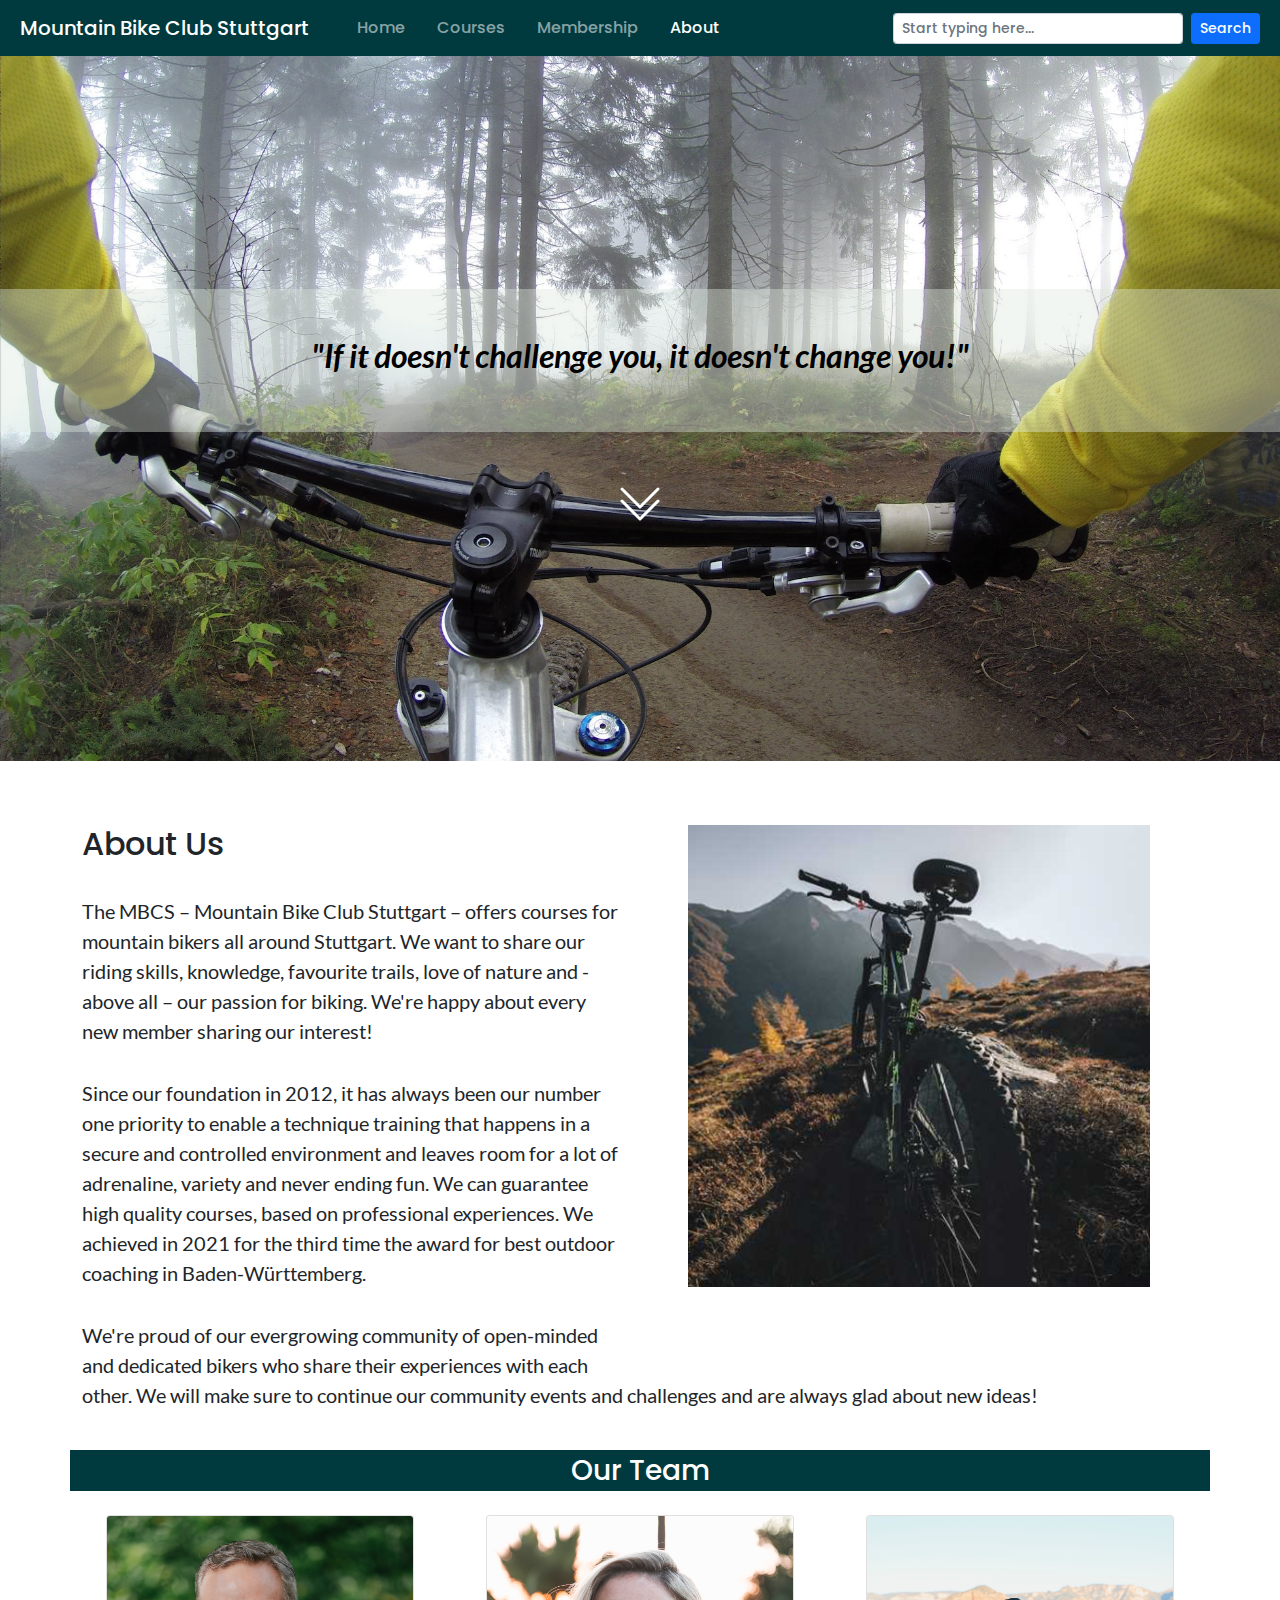
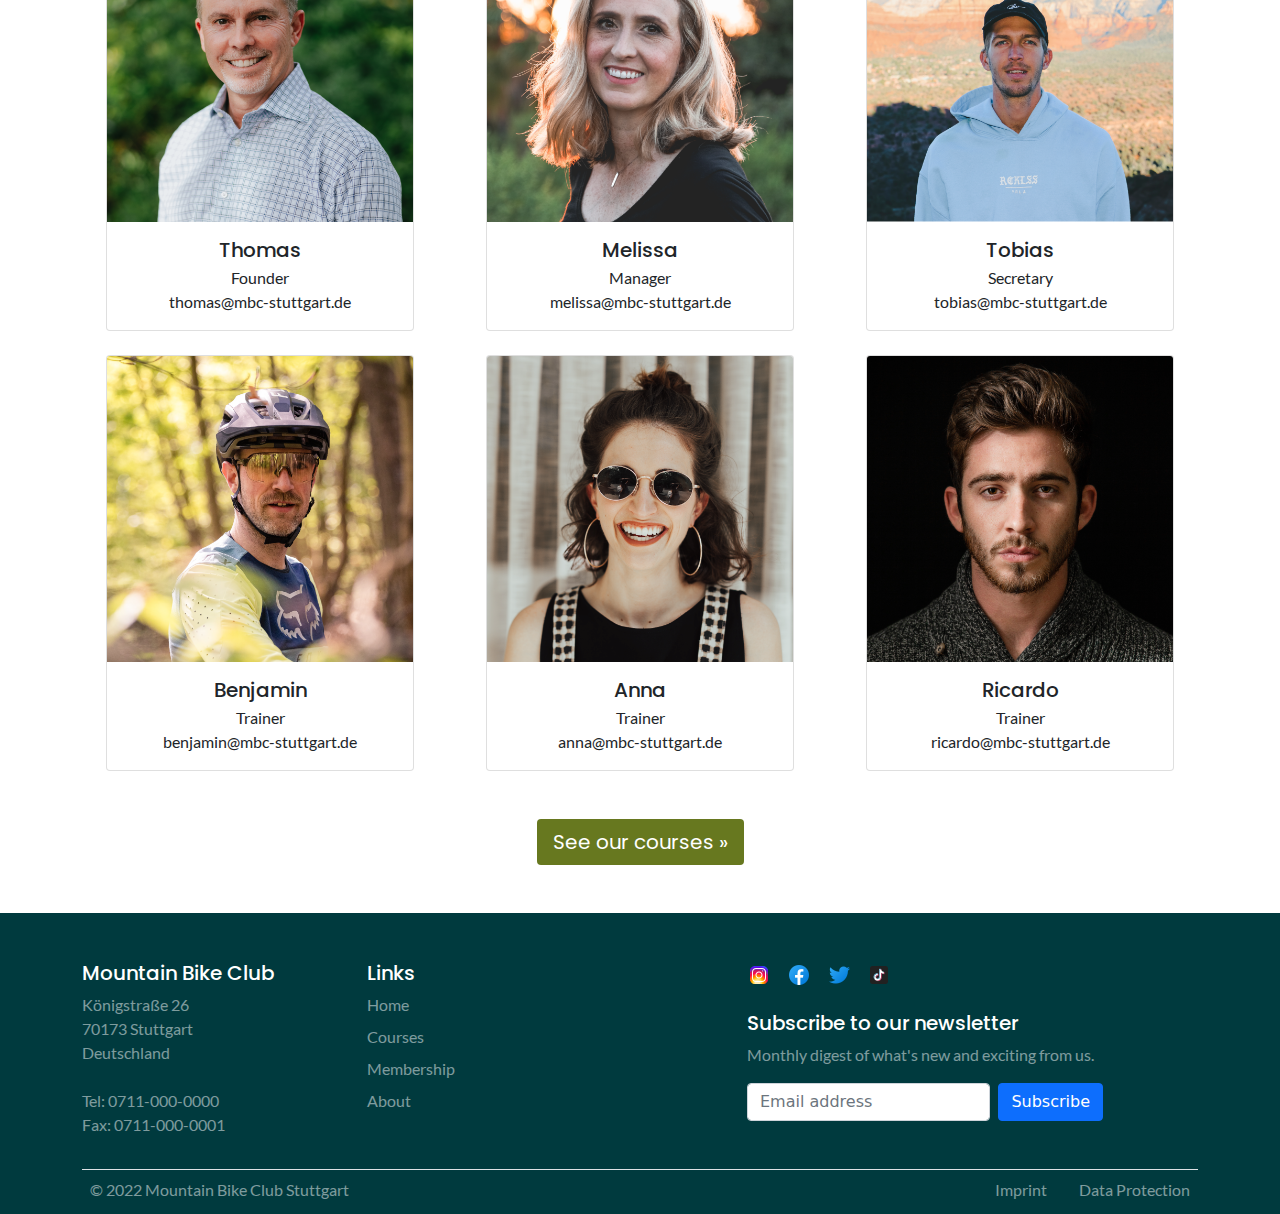
<file: about.html>
<!DOCTYPE html>
<html lang="en">
<head>
    <title>Membership - Mountain Bike Club Stuttgart</title>
    <link rel="icon" type="image/x-icon" href="img/favicon.ico">
    <meta name="viewport" content="width=device-width, initial-scale=1">
    <meta charset="UTF-8">

    <meta name="description" content="The best mountain bike club in Stuttgart. We offer courses for mountain bikers all around Stuttgart.
                                       Since our foundation in 2012, it has always been our number one priority to enable a technique training
                                        that happens in a secure and controlled environment.
                                        We achieved in 2021 for the third time the award for best outdoor coaching in Baden-Württemberg.">
    <meta name="keywords" content="Mountain Bike Club Stuttgart, About Bike Club, MBCS,
                                    Bike Club Team, MBC Stuttgart, Stuttgart Bike Club,
                                    Biking Courses, Club Trainers" />

    <!--Bootstrap Main CSS File-->
    <link rel="stylesheet" href="css/bootstrap/bootstrap.css">
    <!--Bootstrap Util CSS File-->
    <link rel="stylesheet" href="css/bootstrap/bootstrap-utilities.css">

    <!--Project-level CSS file (Common)-->
    <link rel="stylesheet" type="text/css" href="css/style.css">

    <!-- Bootstrap JS File => NavBar & Carousel/Slideshow needs this!-->
    <script src="js/bootstrap.js" type="application/javascript"></script>

</head>

<body>

<div id="content">
    <!--Top Navigation Bar-->
    <div id="navbar">
        <!--If position fixed-top class is used, need to add padding-top to <body> element-->
        <nav class="navbar navbar-expand-lg navbar-dark sticky-top" style="background-color: #003A3E;">
            <div class="container-fluid">
                <a class="navbar-brand ms-md-2 ms-sm-1" href="index.html">Mountain Bike Club Stuttgart</a>
                <!--Toggler - Hamburger button/icon on the right for smaller screens-->
                <button class="navbar-toggler" type="button" data-bs-toggle="collapse" data-bs-target="#navbarCollapseContent"
                        aria-controls="navbarCollapseContent" aria-expanded="false" aria-label="Toggle navigation">
                    <span class="navbar-toggler-icon"></span>
                </button>

                <!--Collapsable content when toggler icon is shown for smaller screens-->
                <!-- Use justify-content-(start|center|end|around) for aligning the navbar items -->
                <div class="collapse navbar-collapse justify-content-start" id="navbarCollapseContent">
                    <!--mx-2 and mx-3 classes provide margins (left & right)-->
                    <!--Set 'active' class for nav-item for each corresponding HTML page-->
                    <!-- Search Input Field for NavBar on the right-->
                    <ul class="navbar-nav me-auto mx-3">
                        <li class="nav-item mx-2">
                            <a class="nav-link" href="index.html">Home</a>
                        </li>
                        <li class="nav-item mx-2">
                            <a class="nav-link" href="courses.html">Courses</a>
                        </li>
                        <li class="nav-item mx-2">
                            <a class="nav-link" href="membership.html">Membership</a>
                        </li>
                        <li class="nav-item mx-2">
                            <!--Use 'active' class and aria-current="page" for the current active navbar item-->
                            <a class="nav-link active" aria-current="page" href="#">About</a>
                        </li>
                    </ul>

                    <!-- Search Input Field for NavBar on the right-->
                    <form class="d-inline-flex ms-3 me-2 w-auto">
                        <input class="form-control form-control-sm me-2" type="search" placeholder="Start typing here..." maxlength="20" aria-label="Search">
                        <button class="btn btn-sm btn-primary" type="submit">Search</button>
                    </form>
                </div>
            </div>
        </nav>
    </div>

    <!--Main Page Content here-->
    <div id="main_content">


        <div id="top_section">

            <img src="img/about_image.jpg" class="img-fluid" alt="About Page Image">

            <div id="about_img_overlay">

                <div id="overlay_text" class="p-lg-5 p-md-3 p-sm-1">
                    <p class="h2 text-center text-black font-lato-bold-italic">
                        "If it doesn't challenge you, it doesn't change you!"
                    </p>
                </div>

                <div id="go_down_btn" class="d-flex justify-content-center mt-lg-5 mt-md-4 mt-sm-3">
                    <a href="#about_content">
                        <svg xmlns="http://www.w3.org/2000/svg" width="48" height="48" fill="#FFF" viewBox="0 0 16 16">
                            <path fill-rule="evenodd" d="M1.646 6.646a.5.5 0 0 1 .708 0L8 12.293l5.646-5.647a.5.5 0 0 1 .708.708l-6 6a.5.5 0 0 1-.708 0l-6-6a.5.5 0 0 1 0-.708z"/>
                            <path fill-rule="evenodd" d="M1.646 2.646a.5.5 0 0 1 .708 0L8 8.293l5.646-5.647a.5.5 0 0 1 .708.708l-6 6a.5.5 0 0 1-.708 0l-6-6a.5.5 0 0 1 0-.708z"/>
                        </svg>
                    </a>
                </div>

            </div>

        </div>

        <div id="about_content" class="container my-3">

            <div class="clearfix">
                <img src="img/about_history_image.png" class="col-md-6 float-md-end mb-3 ms-md-3 p-lg-5 p-md-4" alt="About Image">

                <p class="h2 font-poppins-med pt-lg-5 pt-md-4 pb-3">About Us</p>

                <p class="fs-5 font-lato-regular py-2">
                    The MBCS – Mountain Bike Club Stuttgart – offers courses for mountain bikers all around Stuttgart.
                    We want to share our riding skills, knowledge, favourite trails, love of nature and - above all – our passion for biking.
                    We're happy about every new member sharing our interest!
                </p>

                <p class="fs-5 font-lato-regular py-2">
                    Since our foundation in 2012, it has always been our number one priority to enable a technique training that
                    happens in a secure and controlled environment and leaves room for a lot of adrenaline,
                    variety and never ending fun. We can guarantee high quality courses, based on professional experiences.
                    We achieved in 2021 for the third time the award for best outdoor coaching in Baden-Württemberg.
                </p>

                <p class="fs-5 font-lato-regular py-2">
                    We're proud of our evergrowing community of open-minded and dedicated bikers who share their experiences with each other.
                    We will make sure to continue our community events and challenges and are always glad about new ideas!
                </p>

            </div>

        </div>

        <div id="our_team_header" class="container content-header-bar mb-4">
            <p class="h3">Our Team</p>
        </div>

        <div id="our_team_content" class="container mb-5">

            <div class="row row-cols-1 row-cols-md-3 g-4">
                <div class="col">
                    <div class="card h-auto mx-lg-4 ">
                        <img src="img/thomas_founder.png" class="card-img-top" alt="Team Member 1">
                        <div class="card-body">
                            <h5 class="card-title text-center">Thomas</h5>
                            <p class="card-subtitle text-center">Founder</p>
                            <p class="card-text text-center">thomas@mbc-stuttgart.de</p>
                        </div>
                    </div>
                </div>
                <div class="col">
                    <div class="card h-auto mx-lg-4">
                        <img src="img/melissa_manager.png" class="card-img-top" alt="Team Member 2">
                        <div class="card-body">
                            <h5 class="card-title text-center">Melissa</h5>
                            <p class="card-subtitle text-center">Manager</p>
                            <p class="card-text text-center">melissa@mbc-stuttgart.de</p>
                        </div>
                    </div>
                </div>
                <div class="col">
                    <div class="card h-auto mx-lg-4">
                        <img src="img/tobias_secretary.png" class="card-img-top" alt="Team Member 3">
                        <div class="card-body">
                            <h5 class="card-title text-center">Tobias</h5>
                            <p class="card-subtitle text-center">Secretary</p>
                            <p class="card-text text-center">tobias@mbc-stuttgart.de</p>
                        </div>
                    </div>
                </div>
                <div class="col">
                    <div class="card h-auto mx-lg-4">
                        <img src="img/benjamin_coach.png" class="card-img-top" alt="Team Member 5">
                        <div class="card-body">
                            <h5 class="card-title text-center">Benjamin</h5>
                            <p class="card-subtitle text-center">Trainer</p>
                            <p class="card-text text-center">benjamin@mbc-stuttgart.de</p>
                        </div>
                    </div>
                </div>
                <div class="col">
                    <div class="card h-auto mx-lg-4">
                        <img src="img/anna_coach.png" class="card-img-top" alt="Team Member 5">
                        <div class="card-body">
                            <h5 class="card-title text-center">Anna</h5>
                            <p class="card-subtitle text-center">Trainer</p>
                            <p class="card-text text-center">anna@mbc-stuttgart.de</p>
                        </div>
                    </div>
                </div>
                <div class="col">
                    <div class="card h-auto mx-lg-4">
                        <img src="img/ricardo_coach.png" class="card-img-top" alt="Team Member 4">
                        <div class="card-body">
                            <h5 class="card-title text-center">Ricardo</h5>
                            <p class="card-subtitle text-center">Trainer</p>
                            <p class="card-text text-center">ricardo@mbc-stuttgart.de</p>
                        </div>
                    </div>
                </div>

            </div>

            <div id="courses_btn" class="d-flex justify-content-center mt-5">
                <a href="courses.html"><button class="fs-5 px-lg-3 px-md-2 py-lg-2 py-sm-1">See our courses &raquo;</button></a>
            </div>

        </div>


    </div>

    <!--Footer Div-->
    <div id="footer">
        <!--Footer Content here-->

        <div class="container">
            <footer class="pt-5">
                <div class="row">
                    <div class="col-lg-3 col-md-4">
                        <h5 class="text-white">Mountain Bike Club</h5>
                        <p class="text-white-50">Königstraße 26<br/>70173 Stuttgart<br/>Deutschland<br/><br/>Tel: 0711-000-0000<br/>Fax: 0711-000-0001</p>
                    </div>

                    <div class="col-lg-3 col-md-4 d-none d-md-block">
                        <h5 class="text-white">Links</h5>
                        <ul class="nav flex-column">
                            <li class="nav-item mb-2"><a href="index.html" class="nav-link p-0 text-white-50">Home</a></li>
                            <li class="nav-item mb-2"><a href="courses.html" class="nav-link p-0 text-white-50">Courses</a></li>
                            <li class="nav-item mb-2"><a href="membership.html" class="nav-link p-0 text-white-50">Membership</a></li>
                            <li class="nav-item mb-2"><a href="about.html" class="nav-link p-0 text-white-50">About</a></li>
                        </ul>
                    </div>

                    <div class="col-lg-4 offset-lg-1">
                        <form>
                            <ul class="list-unstyled d-flex mb-4">
                                <li class="me-3"><a class="link-dark" href="#"><img src="img/instagram.png" alt="Instagram"/></a></li>
                                <li class="me-3"><a class="link-dark" href="#"><img src="img/facebook.png" alt="Facebook" /></a></li>
                                <li class="me-3"><a class="link-dark" href="#"><img src="img/twitter.png" alt="Twitter" /></a></li>
                                <li class="me-3"><a class="link-dark" href="#"><img src="img/tiktok.png" alt="TikTok" /></a></li>
                            </ul>
                            <h5 class="text-white">Subscribe to our newsletter</h5>
                            <p class="text-white-50">Monthly digest of what's new and exciting from us.</p>
                            <div class="d-flex w-100 gap-2">
                                <label for="newsletter1" class="visually-hidden">Email address</label>
                                <input id="newsletter1" type="text" class="form-control" placeholder="Email address">
                                <button class="btn btn-primary" type="button">Subscribe</button>
                            </div>
                        </form>
                    </div>
                </div>

                <div class="d-flex justify-content-between mt-3 py-2 border-top">
                    <p class="text-white-50 mx-2 mb-1">&copy; 2022 Mountain Bike Club Stuttgart</p>
                    <div class="d-flex">
                        <p id="imprint_btn" class="text-white-50 me-3 mb-1">Imprint</p>
                        <p id="datenschutz_btn" class="text-white-50 me-2 ms-3 mb-1">Data Protection</p>
                    </div>
                </div>
            </footer>
        </div>

    </div>

</div>

</body>
</html>
</file>
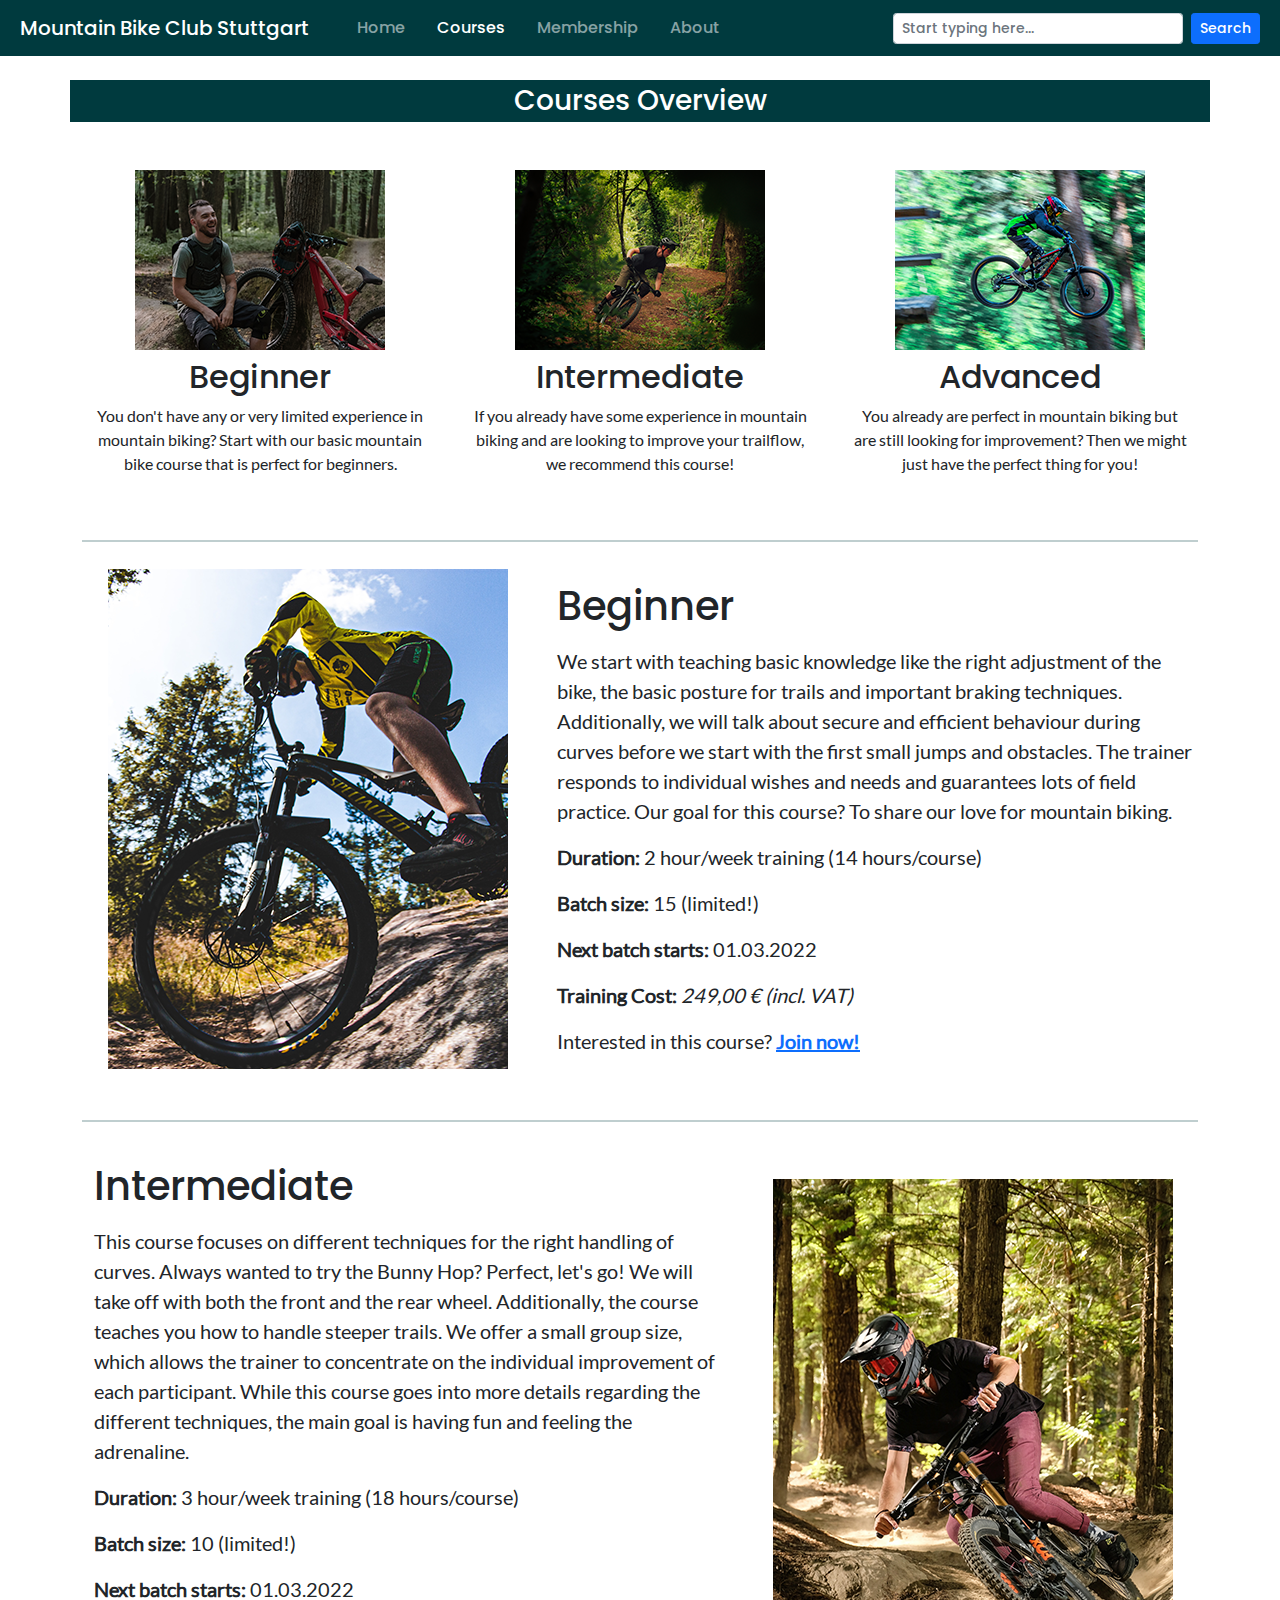
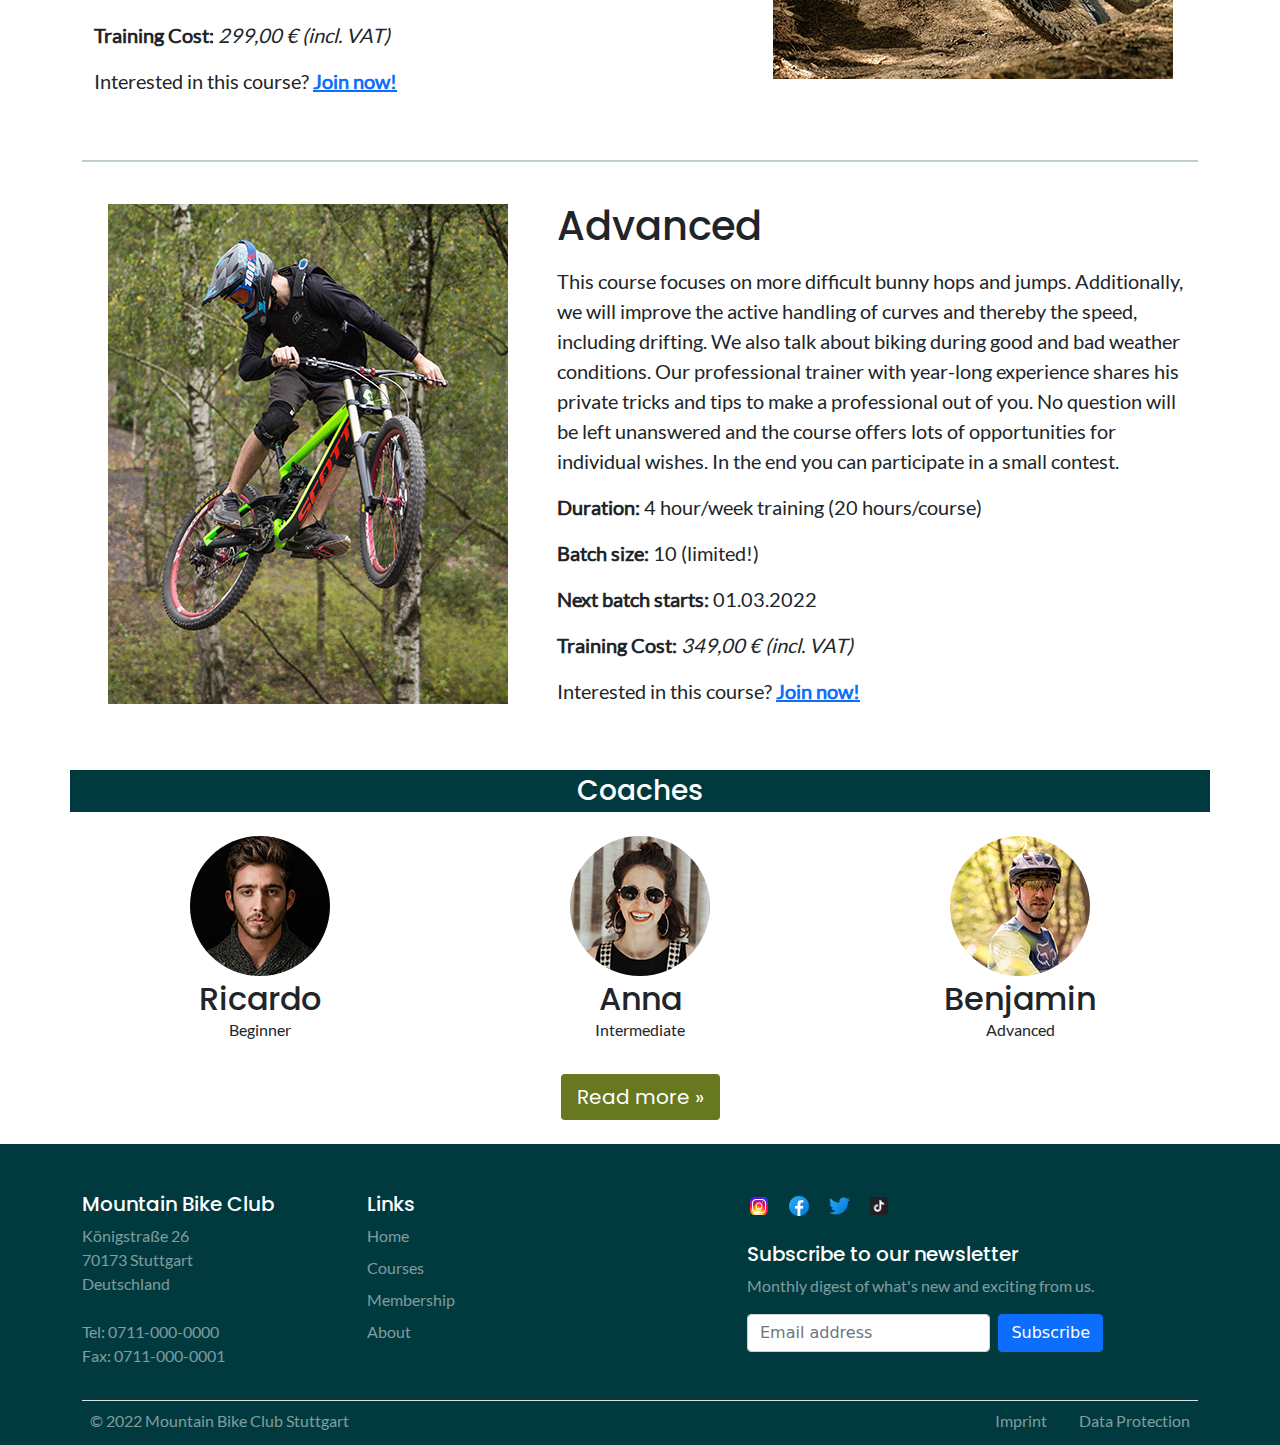
<file: courses.html>
<!DOCTYPE html>
<html lang="en">
<head>
    <title>Courses - Mountain Bike Club Stuttgart</title>
    <link rel="icon" type="image/x-icon" href="img/favicon.ico">
    <meta name="viewport" content="width=device-width, initial-scale=1">
    <meta charset="UTF-8">
    <meta name="description" content="We at MBCS offer different levels of courses and training for our members.
                                  Our Mountain bike courses are for everyone who enjoys biking - from beginners to professionals.
                                  Beginner Course (249,00 &euro;) - Intermediate Course(299,00 &euro;) - Advanced Course(349,00 &euro;)">
    <meta name="keywords" content="Mountain Bike Club Stuttgart, Bike Club, MBCS,
                                    Club Membership, MBC Stuttgart, Stuttgart Bike Club,
                                    Biking Courses, Bike Club Coaches, Beginner Course,
                                    Intermediate Course, Advanced Course" />

    <!--Bootstrap Main CSS File-->
    <link rel="stylesheet" href="css/bootstrap/bootstrap.css">
    <!--Bootstrap Util CSS File-->
    <link rel="stylesheet" href="css/bootstrap/bootstrap-utilities.css">

    <!--Project-level CSS file (Common)-->
    <link rel="stylesheet" type="text/css" href="css/style.css">

    <!-- Bootstrap JS File => NavBar & Carousel/Slideshow needs this!-->
    <script src="js/bootstrap.js" type="application/javascript"></script>

</head>

<body>

<div id="content">
    <!--Top Navigation Bar-->
    <div id="navbar">
        <!--If position fixed-top class is used, need to add padding-top to <body> element-->
        <nav class="navbar navbar-expand-lg navbar-dark sticky-top" style="background-color: #003A3E;">
            <div class="container-fluid">
                <a class="navbar-brand ms-md-2 ms-sm-1" href="index.html">Mountain Bike Club Stuttgart</a>
                <!--Toggler - Hamburger button/icon on the right for smaller screens-->
                <button class="navbar-toggler" type="button" data-bs-toggle="collapse" data-bs-target="#navbarCollapseContent"
                        aria-controls="navbarCollapseContent" aria-expanded="false" aria-label="Toggle navigation">
                    <span class="navbar-toggler-icon"></span>
                </button>

                <!--Collapsable content when toggler icon is shown for smaller screens-->
                <!-- Use justify-content-(start|center|end|around) for aligning the navbar items -->
                <div class="collapse navbar-collapse justify-content-start" id="navbarCollapseContent">
                    <!--mx-2 and mx-3 classes provide margins (left & right)-->
                    <!--Set 'active' class for nav-item for each corresponding HTML page-->
                    <ul class="navbar-nav me-auto mx-3">
                        <li class="nav-item mx-2">
                            <a class="nav-link" href="index.html">Home</a>
                        </li>
                        <li class="nav-item mx-2">
                            <!--Use 'active' class and aria-current="page" for the current active navbar item-->
                            <a class="nav-link active" aria-current="page" href="#">Courses</a>
                        </li>
                        <li class="nav-item mx-2">
                            <a class="nav-link" href="membership.html">Membership</a>
                        </li>
                        <li class="nav-item mx-2">
                            <a class="nav-link" href="about.html">About</a>
                        </li>
                    </ul>

                    <!-- Search Input Field for NavBar on the right-->
                    <form class="d-inline-flex ms-3 me-2 w-auto">
                        <input class="form-control form-control-sm me-2" type="search" placeholder="Start typing here..." maxlength="20" aria-label="Search">
                        <button class="btn btn-sm btn-primary" type="submit">Search</button>
                    </form>
                </div>
            </div>
        </nav>
    </div>

    <!--Main Page Content here-->
    <div id="main_content">

        <div id="courses_overview">

            <div class="container content-header-bar mt-4">
                <p class="h3">Courses Overview</p>
            </div>

            <div id="courses_levels" class="container text-center mt-5">

                <div class="row">
                    <div class="col-lg-4 course-item" onclick="location.href='#beginner_level'">
                        <img src="img/beginner.png" class="bd-placeholder-img" width="250" height="180" alt="Beginner Image">

                        <h2 class="font-poppins-med mt-2">Beginner</h2>
                        <p class="mx-2 font-lato-regular">You don't have any or very limited experience in mountain biking?
                            Start with our basic mountain bike course that is perfect for beginners.
                        </p>
                    </div>

                    <div class="col-lg-4 course-item" onclick="location.href='#intermediate_level'">
                        <img src="img/intermediate.png" class="bd-placeholder-img" width="250" height="180" alt="Beginner Image">

                        <h2 class="font-poppins-med mt-2">Intermediate</h2>
                        <p class="mx-2 font-lato-regular">If you already have some experience in mountain biking
                            and are looking to improve your trailflow, we recommend this course!
                        </p>
                    </div>

                    <div class="col-lg-4 course-item" onclick="location.href='#advanced_level'">
                        <img src="img/advanced.png" class="bd-placeholder-img" width="250" height="180" alt="Beginner Image">

                        <h2 class="font-poppins-med mt-2">Advanced</h2>
                        <p class="mx-2 font-lato-regular">You already are perfect in mountain biking but are still looking for improvement?
                            Then we might just have the perfect thing for you!
                        </p>
                    </div>

                </div>
            </div>

        </div>

        <div id="course_contents">

            <div id="beginner_level" class="container my-5">

                <hr class="prim-color courses-divider"/>

                <div class="row align-items-center justify-content-center my-lg-4 my-md-3">
                    <div class="col-lg-5 d-flex justify-content-center">
                        <img src="img/beginner_course.png" class="img-fluid mx-auto"
                             width="400" height="500" alt="Beginner Course Image">
                    </div>

                    <div class="col-lg-7 font-lato-regular">
                        <p class="h1 font-poppins-med my-lg-3 my-md-2">Beginner</p>
                        <p class="fs-5">
                            We start with teaching basic knowledge like the right adjustment of the bike,
                            the basic posture for trails and  important braking techniques.
                            Additionally, we will talk about secure and efficient behaviour
                            during curves before we start with the first small jumps and obstacles.
                            The trainer responds to individual wishes and needs and guarantees lots of field practice.
                            Our goal for this course? To share our love for mountain biking.
                        </p>
                        <p class="fs-5"><strong>Duration: </strong>2 hour/week training (14 hours/course)</p>
                        <p class="fs-5"><strong>Batch size: </strong>15 (limited!)</p>
                        <p class="fs-5"><strong>Next batch starts: </strong>01.03.2022</p>
                        <p class="fs-5"><strong>Training Cost: </strong><span class="fst-italic">249,00 &euro; (incl. VAT)</span></p>
                        <p class="fs-5">
                            Interested in this course? <a class="fw-bold" href="membership.html">Join now!</a>
                        </p>
                    </div>
                </div>

            </div>

            <div id="intermediate_level" class="container my-5">

                <hr class="prim-color courses-divider"/>

                <div class="row align-items-center justify-content-center my-lg-4 my-md-3">
                    <div class="col-lg-5 order-lg-2 d-flex justify-content-center">
                        <img src="img/intermediate_course.png" class="img-fluid mx-auto"
                             width="400" height="500" alt="Intermediate Course Image">
                    </div>

                    <div class="col-lg-7 order-lg-1 font-lato-regular ps-lg-4">
                        <p class="h1 font-poppins-med my-lg-3 my-md-2">Intermediate</p>
                        <p class="fs-5">
                            This course focuses on different techniques for the right handling of curves.
                            Always wanted to try the Bunny Hop? Perfect, let's go!
                            We will take off with both the front and the rear wheel.
                            Additionally, the course teaches you how to handle steeper trails.
                            We offer a small group size, which allows the trainer to concentrate
                            on the individual improvement of each participant.
                            While this course goes into more details regarding the different techniques,
                            the main goal is having fun and feeling the adrenaline.

                        </p>
                        <p class="fs-5"><strong>Duration: </strong>3 hour/week training (18 hours/course)</p>
                        <p class="fs-5"><strong>Batch size: </strong>10 (limited!)</p>
                        <p class="fs-5"><strong>Next batch starts: </strong>01.03.2022</p>
                        <p class="fs-5"><strong>Training Cost: </strong><span class="fst-italic">299,00 &euro; (incl. VAT)</span></p>
                        <p class="fs-5">
                            Interested in this course? <a class="fw-bold" href="membership.html">Join now!</a>
                        </p>
                    </div>
                </div>

            </div>

            <div id="advanced_level" class="container my-5">

                <hr class="prim-color courses-divider"/>

                <div class="row align-items-center justify-content-center my-lg-4 my-md-3">
                    <div class="col-lg-5 d-flex justify-content-center">
                        <img src="img/advanced_course.png" class="img-fluid mx-auto"
                             width="400" height="500" alt="Advanced Course Image">
                    </div>

                    <div class="col-lg-7 font-lato-regular">
                        <p class="h1 font-poppins-med my-lg-3 my-md-2">Advanced</p>
                        <p class="fs-5">
                            This course focuses on more difficult bunny hops and jumps.
                            Additionally, we will improve the active handling of curves and thereby the speed, including drifting.
                            We also talk about biking during good and bad weather conditions.
                            Our professional trainer with year-long experience shares his private tricks and tips to make a professional out of you.
                            No question will be left unanswered and the course offers lots of opportunities for individual wishes.
                            In the end you can participate in a small contest.


                        </p>
                        <p class="fs-5"><strong>Duration: </strong>4 hour/week training (20 hours/course)</p>
                        <p class="fs-5"><strong>Batch size: </strong>10 (limited!)</p>
                        <p class="fs-5"><strong>Next batch starts: </strong>01.03.2022</p>
                        <p class="fs-5"><strong>Training Cost: </strong><span class="fst-italic">349,00 &euro; (incl. VAT)</span></p>
                        <p class="fs-5">
                            Interested in this course? <a class="fw-bold" href="membership.html">Join now!</a>
                        </p>
                    </div>
                </div>

            </div>

        </div>

        <div id="coaches">

            <div class="container content-header-bar mt-4">
                <p class="h3">Coaches</p>
            </div>

            <div id="coaches_overview" class="container text-center my-4">

                <div class="row">
                    <div class="col-lg-4">
                        <img src="img/ricardo_homepage.png" class="bd-placeholder-img rounded-circle" width="140" height="140" alt="Coach Ricardo">

                        <h2 class="font-poppins-med mt-1 mb-0">Ricardo</h2>
                        <p class="font-lato-regular mx-2">Beginner</p>
                    </div>

                    <div class="col-lg-4">
                        <img src="img/anna.png" class="bd-placeholder-img rounded-circle" width="140" height="140" alt="alt=Coach Anna">

                        <h2 class="font-poppins-med mt-1 mb-0">Anna</h2>
                        <p class="font-lato-regular mx-2">Intermediate</p>
                    </div>

                    <div class="col-lg-4">
                        <img src="img/benjamin.png" class="bd-placeholder-img rounded-circle" width="140" height="140" alt="Coach Benjamin">

                        <h2 class="font-poppins-med mt-1 mb-0">Benjamin</h2>
                        <p class="font-lato-regular mx-2">Advanced</p>
                    </div>

                </div>

                <div id="read_more_btn" class="d-flex justify-content-center my-3">
                    <a href="about.html#our_team_header">
                        <button class="fs-5 px-lg-3 px-md-2 py-lg-2 py-md-1">Read more &raquo;</button>
                    </a>
                </div>

            </div>
        </div>

    </div>

    <!--Footer Div-->
    <div id="footer">
        <!--Footer Content here-->

        <div class="container">
            <footer class="pt-5">
                <div class="row">
                    <div class="col-lg-3 col-md-4">
                        <h5 class="text-white">Mountain Bike Club</h5>
                        <p class="text-white-50">Königstraße 26<br/>70173 Stuttgart<br/>Deutschland<br/><br/>Tel: 0711-000-0000<br/>Fax: 0711-000-0001</p>
                    </div>

                    <div class="col-lg-3 col-md-4 d-none d-md-block">
                        <h5 class="text-white">Links</h5>
                        <ul class="nav flex-column">
                            <li class="nav-item mb-2"><a href="index.html" class="nav-link p-0 text-white-50">Home</a></li>
                            <li class="nav-item mb-2"><a href="courses.html" class="nav-link p-0 text-white-50">Courses</a></li>
                            <li class="nav-item mb-2"><a href="membership.html" class="nav-link p-0 text-white-50">Membership</a></li>
                            <li class="nav-item mb-2"><a href="about.html" class="nav-link p-0 text-white-50">About</a></li>
                        </ul>
                    </div>

                    <div class="col-lg-4 offset-lg-1">
                        <form>
                            <ul class="list-unstyled d-flex mb-4">
                                <li class="me-3"><a class="link-dark" href="#"><img src="img/instagram.png" alt="Instagram"/></a></li>
                                <li class="me-3"><a class="link-dark" href="#"><img src="img/facebook.png" alt="Facebook" /></a></li>
                                <li class="me-3"><a class="link-dark" href="#"><img src="img/twitter.png" alt="Twitter" /></a></li>
                                <li class="me-3"><a class="link-dark" href="#"><img src="img/tiktok.png" alt="TikTok" /></a></li>
                            </ul>
                            <h5 class="text-white">Subscribe to our newsletter</h5>
                            <p class="text-white-50">Monthly digest of what's new and exciting from us.</p>
                            <div class="d-flex w-100 gap-2">
                                <label for="newsletter1" class="visually-hidden">Email address</label>
                                <input id="newsletter1" type="text" class="form-control" placeholder="Email address">
                                <button class="btn btn-primary" type="button">Subscribe</button>
                            </div>
                        </form>
                    </div>
                </div>

                <div class="d-flex justify-content-between mt-3 py-2 border-top">
                    <p class="text-white-50 mx-2 mb-1">&copy; 2022 Mountain Bike Club Stuttgart</p>
                    <div class="d-flex">
                        <p id="imprint_btn" class="text-white-50 me-3 mb-1">Imprint</p>
                        <p id="datenschutz_btn" class="text-white-50 me-2 ms-3 mb-1">Data Protection</p>
                    </div>
                </div>
            </footer>
        </div>

    </div>

</div>

</body>
</html>
</file>
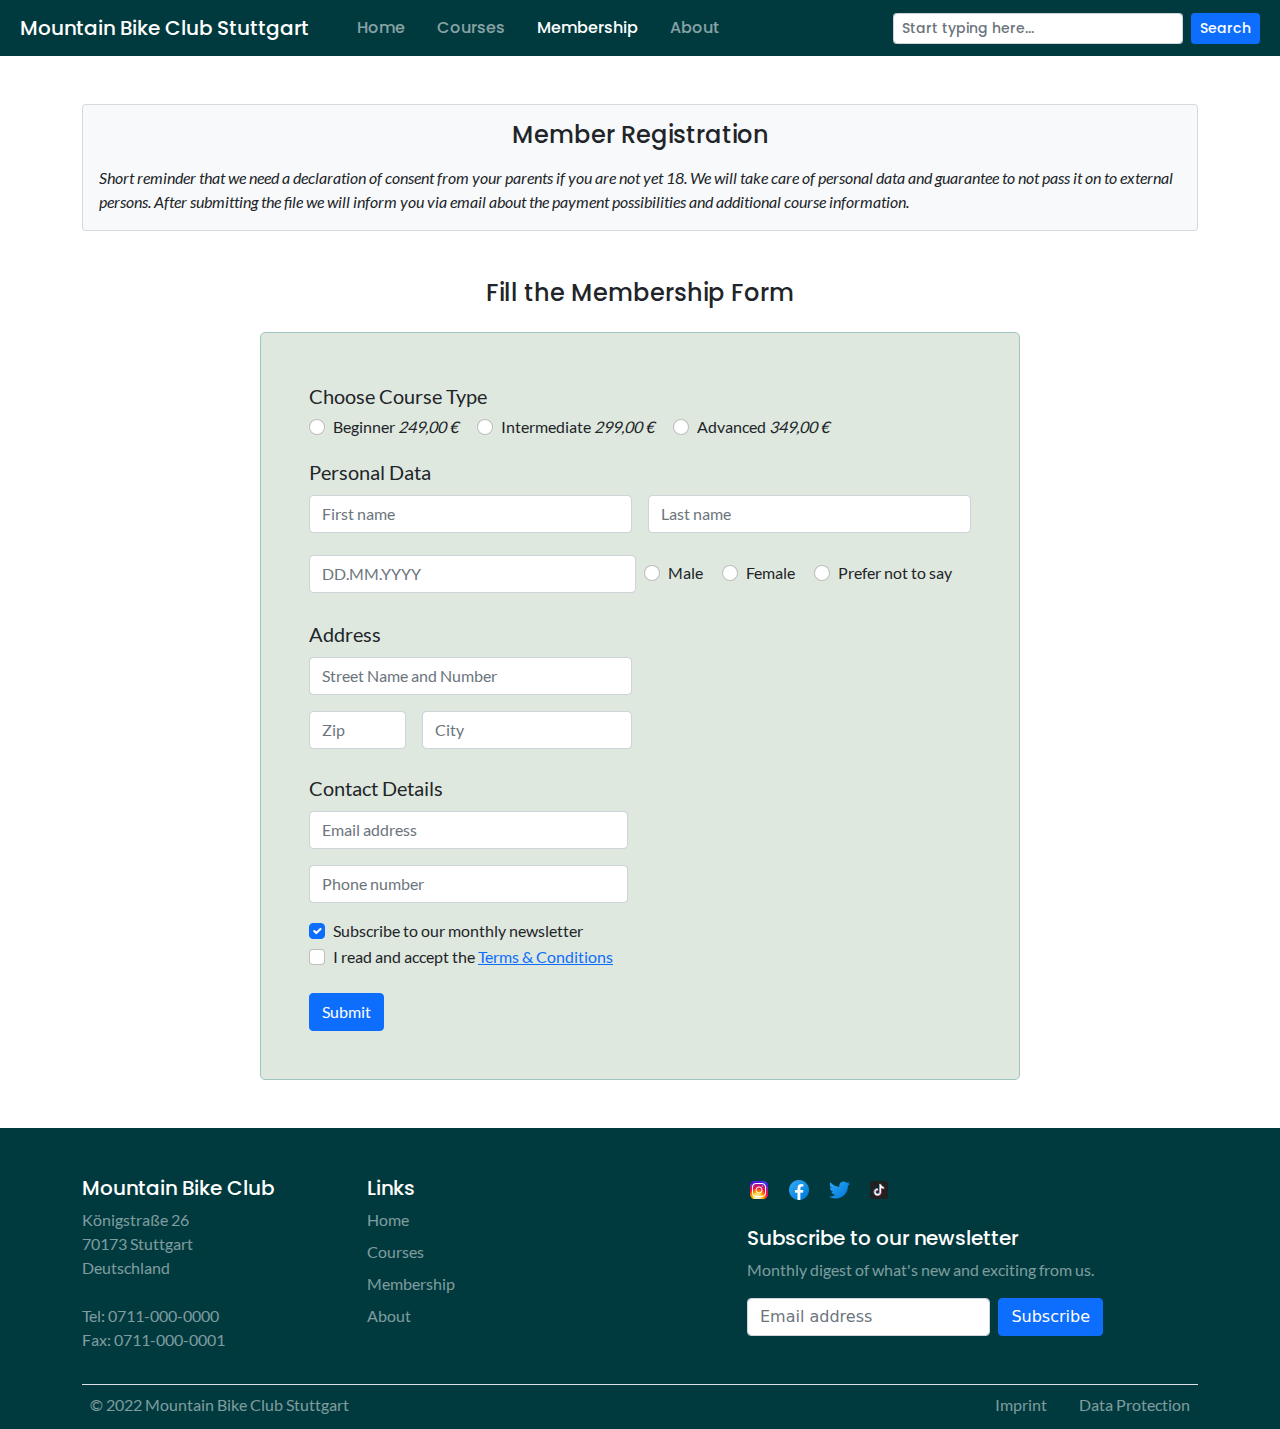
<file: membership.html>
<!DOCTYPE html>
<html lang="en">
<head>
    <title>Membership - Mountain Bike Club Stuttgart</title>
    <link rel="icon" type="image/x-icon" href="img/favicon.ico">
    <meta name="viewport" content="width=device-width, initial-scale=1">
    <meta charset="UTF-8">

    <meta name="description" content="We at MBCS offer different levels of courses and training for our members.
                                  Interested in joining the Club? Complete the registration form and we'll get back to you.
                                  Beginner Course (249,00 &euro;) - Intermediate Course(299,00 &euro;) - Advanced Course(349,00 &euro;)">
    <meta name="keywords" content="Mountain Bike Club Stuttgart, Bike Club Membership, Bike Club Registration,
                                    Club Membership, Biking Courses, Bike Club Coaches, Beginner Course,
                                    Intermediate Course, Advanced Course" />

    <!--Bootstrap Main CSS File-->
    <link rel="stylesheet" href="css/bootstrap/bootstrap.css">
    <!--Bootstrap Util CSS File-->
    <link rel="stylesheet" href="css/bootstrap/bootstrap-utilities.css">

    <!--Project-level CSS file (Common)-->
    <link rel="stylesheet" type="text/css" href="css/style.css">

    <!-- Bootstrap JS File => NavBar & Carousel/Slideshow needs this!-->
    <script src="js/bootstrap.js" type="application/javascript"></script>

</head>

<body>

<div id="content">
    <!--Top Navigation Bar-->
    <div id="navbar">
        <!--If position fixed-top class is used, need to add padding-top to <body> element-->
        <nav class="navbar navbar-expand-lg navbar-dark sticky-top" style="background-color: #003A3E;">
            <div class="container-fluid">
                <a class="navbar-brand ms-md-2 ms-sm-1" href="index.html">Mountain Bike Club Stuttgart</a>
                <!--Toggler - Hamburger button/icon on the right for smaller screens-->
                <button class="navbar-toggler" type="button" data-bs-toggle="collapse" data-bs-target="#navbarCollapseContent"
                        aria-controls="navbarCollapseContent" aria-expanded="false" aria-label="Toggle navigation">
                    <span class="navbar-toggler-icon"></span>
                </button>

                <!--Collapsable content when toggler icon is shown for smaller screens-->
                <!-- Use justify-content-(start|center|end|around) for aligning the navbar items -->
                <div class="collapse navbar-collapse justify-content-start" id="navbarCollapseContent">
                    <!--mx-2 and mx-3 classes provide margins (left & right)-->
                    <!-- Search Input Field for NavBar on the right-->
                    <ul class="navbar-nav me-auto mx-3">
                        <li class="nav-item mx-2">
                            <a class="nav-link" href="index.html">Home</a>
                        </li>
                        <li class="nav-item mx-2">
                            <a class="nav-link" href="courses.html">Courses</a>
                        </li>
                        <li class="nav-item mx-2">
                            <!--Use 'active' class and aria-current="page" for the current active navbar item-->
                            <a class="nav-link active" aria-current="page" href="#">Membership</a>
                        </li>
                        <li class="nav-item mx-2">
                            <a class="nav-link" href="about.html">About</a>
                        </li>
                    </ul>

                    <!--Set 'active' class for nav-item for each corresponding HTML page-->
                    <form class="d-inline-flex ms-3 me-2 w-auto">
                        <input class="form-control form-control-sm me-2" type="search" placeholder="Start typing here..." maxlength="20" aria-label="Search">
                        <button class="btn btn-sm btn-primary" type="submit">Search</button>
                    </form>

                </div>
            </div>
        </nav>
    </div>

    <!--Main Page Content here-->
    <div id="main_content">

        <div id="membership_header" class="container">
            <div class="card bg-light my-5">
                <div class="card-body">
                    <h4 class="card-title font-poppins-med text-center">Member Registration</h4>
                    <p class="card-text font-lato-italic mt-3">
                        Short reminder that we need a declaration of consent from your parents if you are not yet 18.
                        We will take care of personal data and guarantee to not pass it on to external persons.
                        After submitting the file we will inform you via email about the payment possibilities and additional course information.
                    </p>
                </div>
            </div>
        </div>

        <div id="membership_form" class="container my-4">

            <div class="d-flex justify-content-center">
                <p class="h4 font-poppins-med">Fill the Membership Form</p>
            </div>

            <div class="row justify-content-center align-items-center mt-3 mb-5">

                <div id="membership_form_inputs" class="col-lg-8 col-md-11 p-5">

                    <p class="fs-5 lead mb-0">Choose Course Type</p>
                    <div id="courses_radio_group" class="my-1">
                        <div class="form-check form-check-inline">
                            <input class="form-check-input" type="radio" name="inlineRadioOptions" id="inlineRadio1" value="beginner">
                            <label class="form-check-label" for="inlineRadio1">Beginner <span class="fst-italic">249,00 &euro;</span></label>
                        </div>
                        <div class="form-check form-check-inline">
                            <input class="form-check-input" type="radio" name="inlineRadioOptions" id="inlineRadio2" value="intermediate">
                            <label class="form-check-label" for="inlineRadio2">Intermediate <span class="fst-italic">299,00 &euro;</span></label>
                        </div>
                        <div class="form-check form-check-inline">
                            <input class="form-check-input" type="radio" name="inlineRadioOptions" id="inlineRadio3" value="advanced">
                            <label class="form-check-label" for="inlineRadio3">Advanced <span class="fst-italic">349,00 &euro;</span></label>
                        </div>
                    </div>

                    <p class="fs-5 lead mt-3 mb-2">Personal Data</p>
                    <div class="row g-3">
                        <div class="col-lg-6">
                            <input type="text" class="form-control" placeholder="First name" aria-label="First name">
                        </div>
                        <div class="col-lg-6">
                            <input type="text" class="form-control" placeholder="Last name" aria-label="Last name">
                        </div>
                    </div>

                    <div class="row g-2 mt-1">
                        <div class="col-lg-6 align-self-center">
                            <input type="text" class="form-control" placeholder="DD.MM.YYYY" onfocus="(this.type='date')" aria-label="dob">
                        </div>
                        <div class="col-lg-6">
                            <div id="form_gender_group" class="my-3">
                                <div class="form-check form-check-inline">
                                    <input class="form-check-input" type="radio" name="inlineRadioOptions" id="maleGenderRadio" value="beginner">
                                    <label class="form-check-label" for="maleGenderRadio">Male </label>
                                </div>
                                <div class="form-check form-check-inline">
                                    <input class="form-check-input" type="radio" name="inlineRadioOptions" id="femaleGenderRadio" value="intermediate">
                                    <label class="form-check-label" for="femaleGenderRadio">Female </label>
                                </div>
                                <div class="form-check form-check-inline">
                                    <input class="form-check-input" type="radio" name="inlineRadioOptions" id="preferNotToSayRadio" value="advanced">
                                    <label class="form-check-label" for="preferNotToSayRadio">Prefer not to say</label>
                                </div>
                            </div>
                        </div>
                    </div>

                    <p class="fs-5 lead mt-3 mb-2">Address</p>

                    <div class="row g-3">

                        <div class="col-lg-6 col-md-9 col-sm-11">
                            <input type="text" class="form-control" placeholder="Street Name and Number" aria-label="Street Name and Number">
                        </div>
                    </div>

                    <div class="row g-3 mt-0 mb-4">
                        <div class="col-lg-2 col-md-3 col-sm-3">
                            <input type="number" class="form-control" placeholder="Zip" aria-label="Zip">
                        </div>
                        <div class="col-lg-4 col-md-6 col-sm-8">
                            <input type="text" class="form-control" placeholder="City" aria-label="City">
                        </div>
                    </div>

                    <p class="fs-5 lead mb-2">Contact Details</p>
                    <div class="row mb-3">
                        <div class="col-lg-6 col-md-9 col-sm-11">
                            <input type="email" class="form-control" placeholder="Email address" aria-label="Email">
                        </div>
                    </div>
                    <div class="row mb-3">
                        <div class="col-lg-6 col-md-9 col-sm-11">
                            <input type="number" class="form-control" placeholder="Phone number" aria-label="Phone">
                        </div>
                    </div>

                    <div class="form-check">
                        <input class="form-check-input" type="checkbox" value="" id="newsletterSubscribe" checked>
                        <label class="form-check-label font-lato-regular" for="newsletterSubscribe">
                            Subscribe to our monthly newsletter
                        </label>
                    </div>
                    <div class="form-check">
                        <input class="form-check-input" type="checkbox" value="" id="flexCheckChecked" required>
                        <label class="form-check-label font-lato-regular" for="flexCheckChecked">
                            I read and accept the <a href="#">Terms &amp; Conditions</a>
                        </label>
                    </div>

                    <div class="col-auto mt-4">
                        <button type="submit" class="btn btn-primary">Submit</button>
                    </div>


                </div>

            </div>

        </div>

    </div>

    <!--Footer Div-->
    <div id="footer">
        <!--Footer Content here-->

        <div class="container">
            <footer class="pt-5">
                <div class="row">
                    <div class="col-lg-3 col-md-4">
                        <h5 class="text-white">Mountain Bike Club</h5>
                        <p class="text-white-50">Königstraße 26<br/>70173 Stuttgart<br/>Deutschland<br/><br/>Tel: 0711-000-0000<br/>Fax: 0711-000-0001</p>
                    </div>

                    <div class="col-lg-3 col-md-4 d-none d-md-block">
                        <h5 class="text-white">Links</h5>
                        <ul class="nav flex-column">
                            <li class="nav-item mb-2"><a href="index.html" class="nav-link p-0 text-white-50">Home</a></li>
                            <li class="nav-item mb-2"><a href="courses.html" class="nav-link p-0 text-white-50">Courses</a></li>
                            <li class="nav-item mb-2"><a href="membership.html" class="nav-link p-0 text-white-50">Membership</a></li>
                            <li class="nav-item mb-2"><a href="about.html" class="nav-link p-0 text-white-50">About</a></li>
                        </ul>
                    </div>

                    <div class="col-lg-4 offset-lg-1">
                        <form>
                            <ul class="list-unstyled d-flex mb-4">
                                <li class="me-3"><a class="link-dark" href="#"><img src="img/instagram.png" alt="Instagram"/></a></li>
                                <li class="me-3"><a class="link-dark" href="#"><img src="img/facebook.png" alt="Facebook" /></a></li>
                                <li class="me-3"><a class="link-dark" href="#"><img src="img/twitter.png" alt="Twitter" /></a></li>
                                <li class="me-3"><a class="link-dark" href="#"><img src="img/tiktok.png" alt="TikTok" /></a></li>
                            </ul>
                            <h5 class="text-white">Subscribe to our newsletter</h5>
                            <p class="text-white-50">Monthly digest of what's new and exciting from us.</p>
                            <div class="d-flex w-100 gap-2">
                                <label for="newsletter1" class="visually-hidden">Email address</label>
                                <input id="newsletter1" type="text" class="form-control" placeholder="Email address">
                                <button class="btn btn-primary" type="button">Subscribe</button>
                            </div>
                        </form>
                    </div>
                </div>

                <div class="d-flex justify-content-between mt-3 py-2 border-top">
                    <p class="text-white-50 mx-2 mb-1">&copy; 2022 Mountain Bike Club Stuttgart</p>
                    <div class="d-flex">
                        <p id="imprint_btn" class="text-white-50 me-3 mb-1">Imprint</p>
                        <p id="datenschutz_btn" class="text-white-50 me-2 ms-3 mb-1">Data Protection</p>
                    </div>
                </div>
            </footer>
        </div>

    </div>

</div>

</body>
</html>
</file>
<file: css/style.css>
/*!

Main CSS File for the entire website (project-level file).

Naming Conventions (to follow):
=============================
- for ids, use underscore(_)
- for classes, use hyphen(-)
*/

/* Fonts */
@font-face {
    font-family: 'Poppins-Regular';
    src: url('../fonts/Poppins-Regular.ttf') format('truetype');
}

@font-face {
    font-family: 'Poppins-Medium';
    src: url('../fonts/Poppins-Medium.ttf') format('truetype');
}

@font-face {
    font-family: 'Lato-Light';
    src: url('../fonts/Lato-Light.ttf') format('truetype');
}

@font-face {
    font-family: 'Lato-Regular';
    src: url('../fonts/Lato-Regular.ttf') format('truetype');
}

@font-face {
    font-family: 'Lato-Italic';
    src: url('../fonts/Lato-Italic.ttf') format('truetype');
}

@font-face {
    font-family: 'Lato-BoldItalic';
    src: url('../fonts/Lato-BoldItalic.ttf') format('truetype');
}

/* Common CSS Properties */
body {
    max-width: 100%;
    overflow-x: hidden;
}

.prim-color {
    background-color: #003A3E;
}

.prim-text-color {
    color: #003A3E;
}

.font-poppins-med {
    font-family: Poppins-Medium, sans-serif;
}

.font-lato-light {
    font-family: Lato-Light, sans-serif;
}

.font-lato-regular {
    font-family: Lato-Regular, sans-serif;
}

.font-lato-italic {
    font-family: Lato-Italic, sans-serif;
}

.font-lato-bold-italic {
    font-family: Lato-BoldItalic, sans-serif;
}

#navbar {
    font-family: Poppins-Medium, sans-serif;
}

#footer {
    background-color: #003A3E;
}

#footer h5 {
    font-family: Poppins-Medium, sans-serif;
}

#footer p,
#footer ul li a {
    font-family: Lato-Regular, sans-serif;
}

#datenschutz_btn:hover {
    cursor: pointer;
}

#imprint_btn:hover {
    cursor: pointer;
}

.content-header-bar {
    background-color: #003A3E;
    text-align: center;
}
.content-header-bar p {
    text-align: center;
    font-family: Poppins-Medium, sans-serif;
    color: white;
    padding: 4px;
}

/* button css */
#intro_video_overlay button,
.carousel-caption button,
#read_more_btn button,
#courses_btn button{
    background-color: #67781F;
    color: white;
    border-radius: 4px;
    border-width: 0;
    font-family: Poppins-Regular, sans-serif;
}
#intro_video_overlay button:hover,
.carousel-caption button:hover,
#read_more_btn button:hover,
#courses_btn button:hover{
    background-color: #505f0a;
}


/* Index/Home Page CSS Properties */
#main_intro_video {
    display: flex;
    flex-direction: column;
    justify-content: center;
    align-items: center;
    background-color: transparent;
    width: 100%;
    height: auto;
}

#intro_video_overlay {
    text-align: center;
    color: white;
    width: auto;
    height: auto;
    padding: 8px;
    margin: 0 auto;
    position: absolute;
}

#news_items h2 {
    font-family: Poppins-Medium, sans-serif;
}

#news_items p,
#carouselLayout h5,
#carouselLayout p{
    font-family: Lato-Regular, sans-serif;
}

/* Courses Page CSS Properties */
.courses-divider {
    min-height: 2px;
}
.course-item {
    cursor: pointer;
}

/* Membership Page CSS Properties */
#membership_form_inputs {
    border: 1px solid #9FC5C0;
    border-radius: 5px;
    background-color: #DFE8DF;
    font-family: Lato-Regular, sans-serif;
}

/* About page CSS Properties */
#top_section {
    display: flex;
    flex-direction: column;
    justify-content: center;
    background-color: transparent;
    width: 100%;
    height: auto;
}

#about_img_overlay {
    width: 100%;
    height: auto;
    position: absolute;
}

#our_team_content h5 {
    font-family: Poppins-Medium, sans-serif;
}

#our_team_content p {
    font-family: Lato-Regular, sans-serif;
}

#overlay_text {
    background-color: rgba(223, 232, 223, 0.4);
}
</file>
